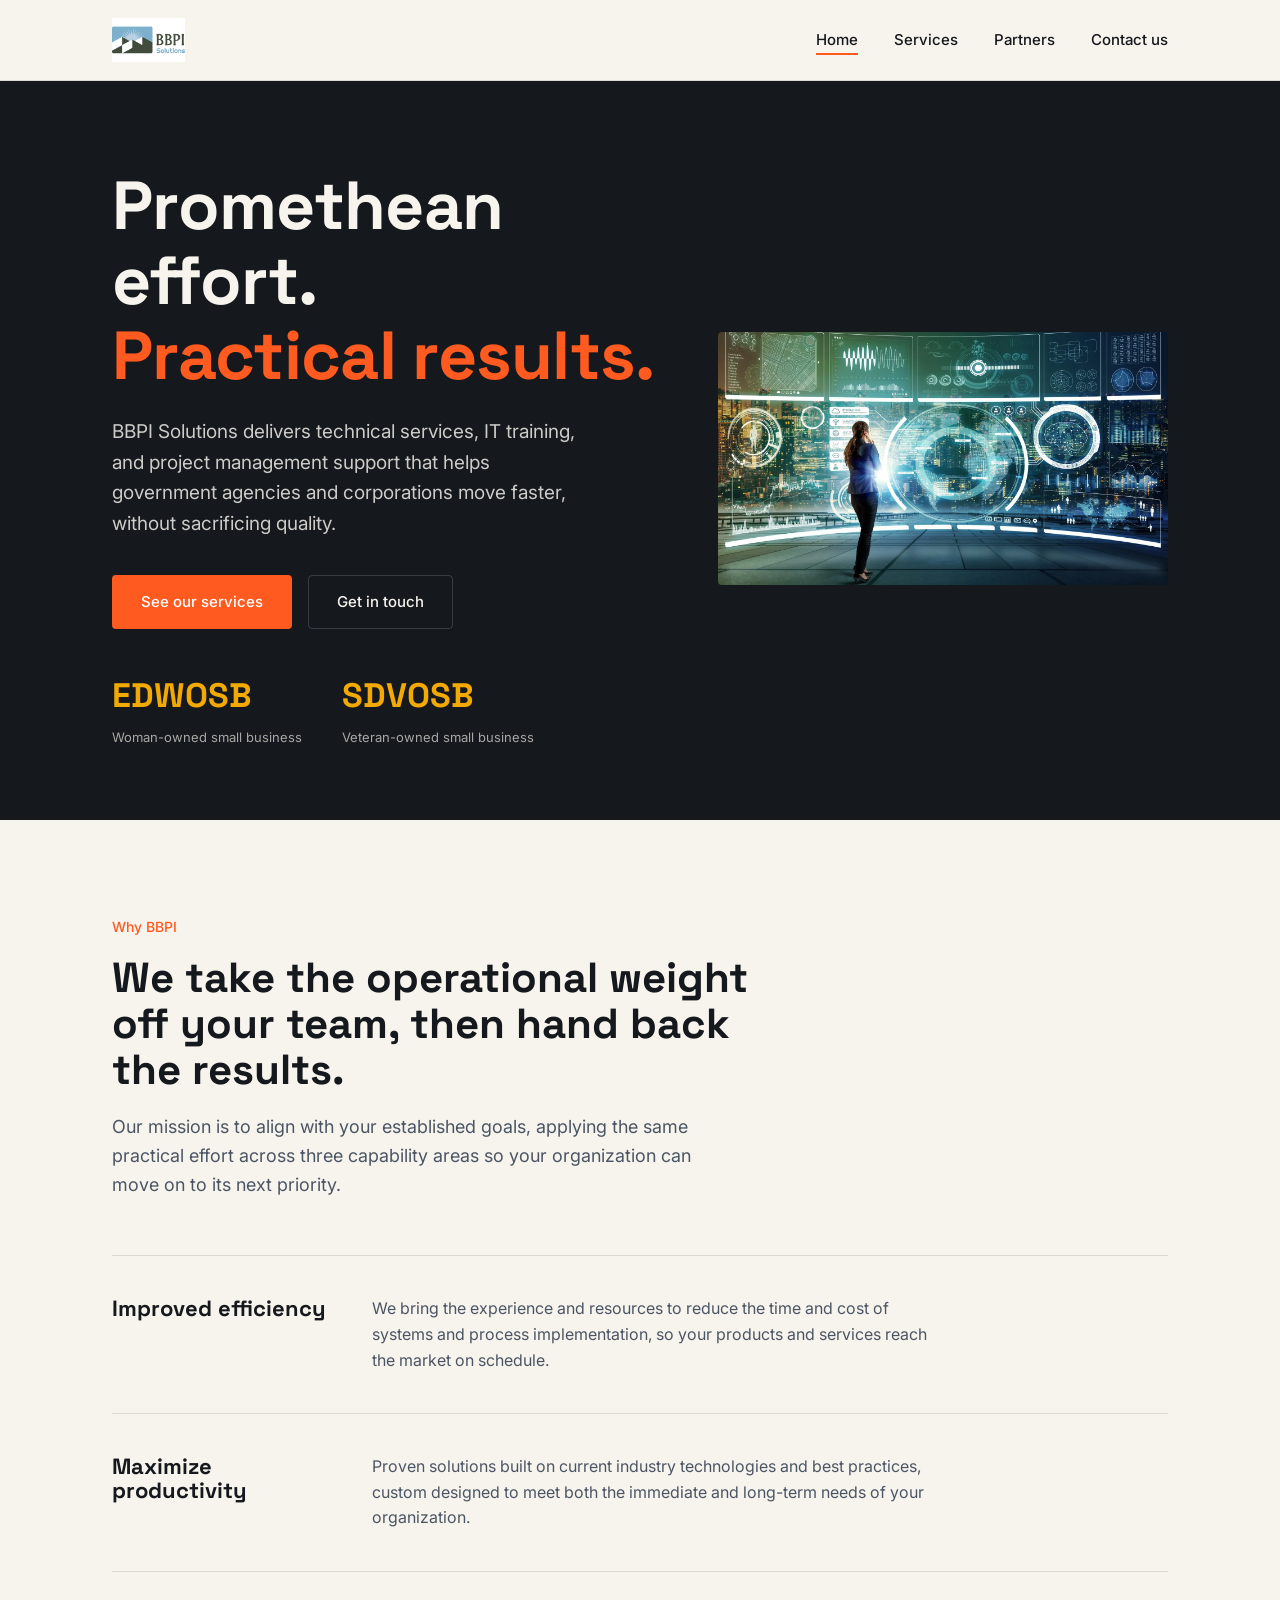
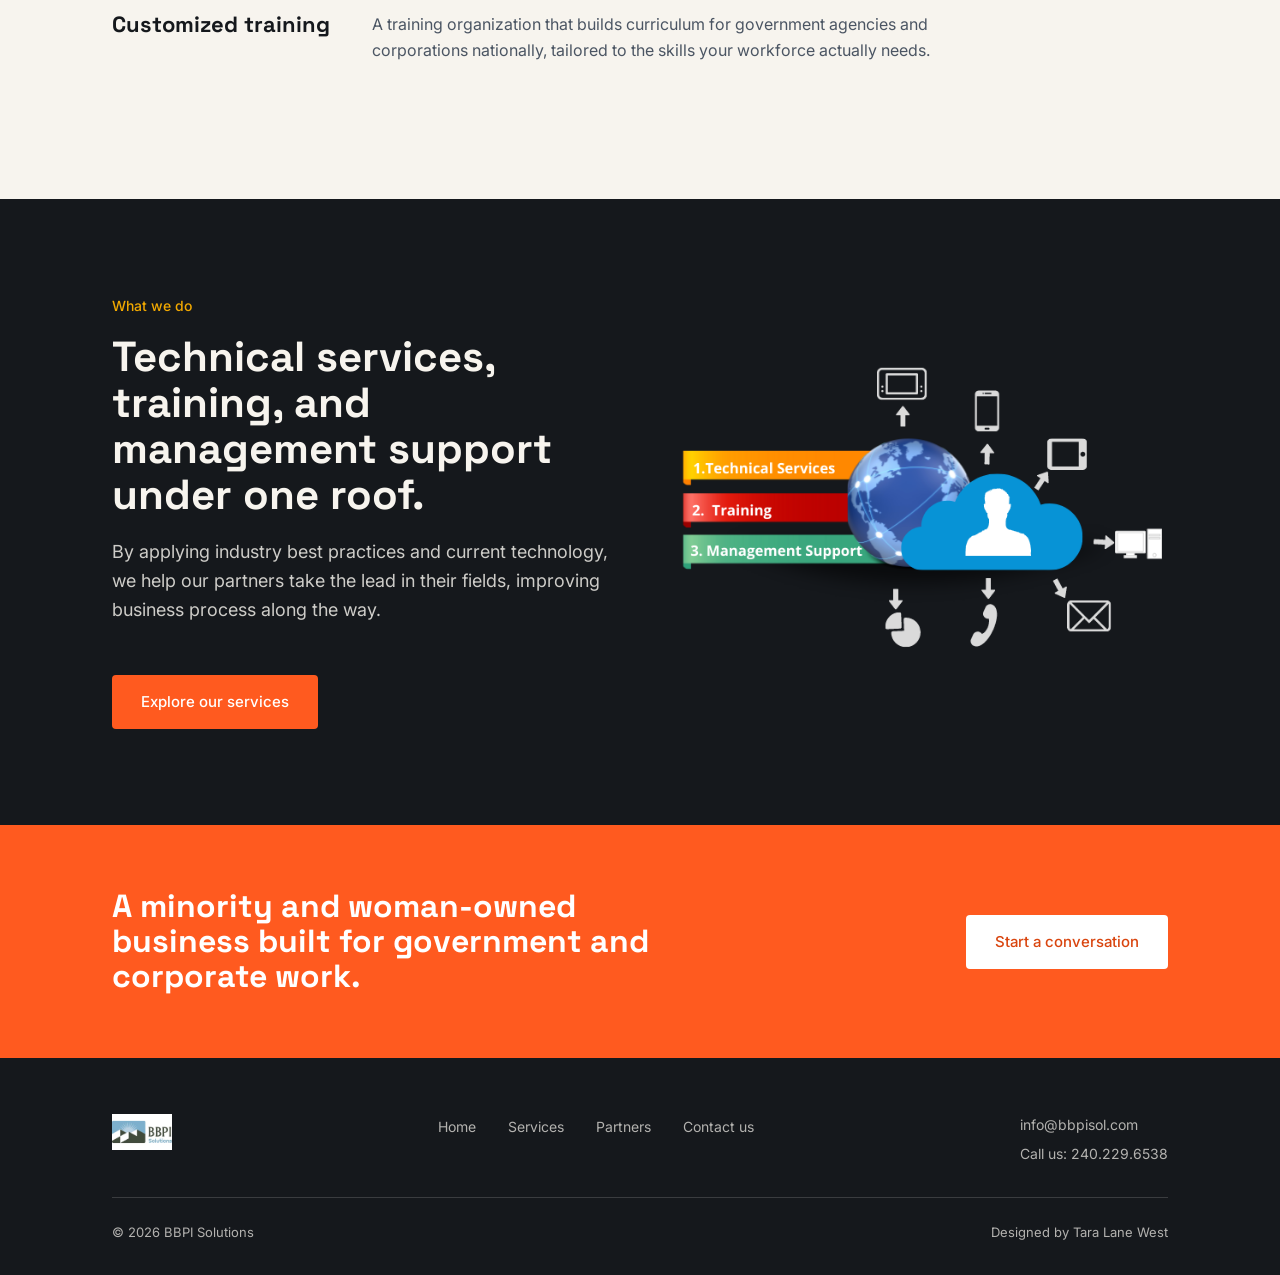
<file: index.html>
<!DOCTYPE html>
<html lang="en-US">
<head>
<meta charset="UTF-8">
<meta name="viewport" content="width=device-width, initial-scale=1">
<title>BBPI Solutions – Innovative Technical Services</title>
<meta name="description" content="BBPI Solutions delivers technical services, training, and management support to government agencies and corporations nationwide.">
<link rel="icon" href="assets/images/BBPI-LOGO.jpg" sizes="32x32">
<link rel="preconnect" href="https://fonts.googleapis.com">
<link rel="preconnect" href="https://fonts.gstatic.com" crossorigin>
<link href="https://fonts.googleapis.com/css2?family=Space+Grotesk:wght@500;700&family=Inter:wght@400;500&display=swap" rel="stylesheet">
<link rel="stylesheet" href="assets/css/modern.css">
</head>
<body>

<nav class="nav">
  <div class="nav-inner">
    <a href="index.html" class="nav-logo"><img src="assets/images/BBPI-LOGO.jpg" alt="BBPI Solutions"></a>
    <ul class="nav-links" id="navLinks">
      <li><a href="index.html" aria-current="page">Home</a></li>
      <li><a href="services.html">Services</a></li>
      <li><a href="partners.html">Partners</a></li>
      <li><a href="contact-us.html">Contact us</a></li>
    </ul>
    <button class="nav-toggle" id="navToggle" aria-label="Toggle menu"><span></span><span></span><span></span></button>
  </div>
</nav>

<header class="hero">
  <div class="wrap hero-grid">
    <div>
      <h1>Promethean effort.<br><span>Practical results.</span></h1>
      <p>BBPI Solutions delivers technical services, IT training, and project management support that helps government agencies and corporations move faster, without sacrificing quality.</p>
      <div style="margin-top:36px; display:flex; gap:16px; flex-wrap:wrap;">
        <a href="services.html" class="btn btn-ember">See our services</a>
        <a href="contact-us.html" class="btn btn-outline">Get in touch</a>
      </div>
      <div class="hero-stats">
        <div>
          <div class="hero-stat-num">EDWOSB</div>
          <div class="hero-stat-label">Woman-owned small business</div>
        </div>
        <div>
          <div class="hero-stat-num">SDVOSB</div>
          <div class="hero-stat-label">Veteran-owned small business</div>
        </div>
      </div>
    </div>
    <div class="hero-media">
      <img src="assets/images/BBPI-BANNER.webp" alt="BBPI Solutions team at work">
    </div>
  </div>
</header>

<section class="section">
  <div class="wrap">
    <div class="eyebrow">Why BBPI</div>
    <h2>We take the operational weight off your team, then hand back the results.</h2>
    <p class="section-lede">Our mission is to align with your established goals, applying the same practical effort across three capability areas so your organization can move on to its next priority.</p>

    <div class="capability-list">
      <div class="capability-row">
        <h3>Improved efficiency</h3>
        <p>We bring the experience and resources to reduce the time and cost of systems and process implementation, so your products and services reach the market on schedule.</p>
      </div>
      <div class="capability-row">
        <h3>Maximize productivity</h3>
        <p>Proven solutions built on current industry technologies and best practices, custom designed to meet both the immediate and long-term needs of your organization.</p>
      </div>
      <div class="capability-row">
        <h3>Customized training</h3>
        <p>A training organization that builds curriculum for government agencies and corporations nationally, tailored to the skills your workforce actually needs.</p>
      </div>
    </div>
  </div>
</section>

<section class="section section-ink">
  <div class="wrap" style="display:grid; grid-template-columns:1fr 1fr; gap:56px; align-items:center;">
    <div>
      <div class="eyebrow">What we do</div>
      <h2 style="color:var(--paper);">Technical services, training, and management support under one roof.</h2>
      <p class="section-lede">By applying industry best practices and current technology, we help our partners take the lead in their fields, improving business process along the way.</p>
      <a href="services.html" class="btn btn-ember" style="margin-top:32px;">Explore our services</a>
    </div>
    <img src="assets/images/BBPI-SERVICES-GRAPHIC-qawdj9uxlsdcezs5zfmzbr4rd0z1jshrcp67n53c6w.png" alt="BBPI Solutions services graphic" style="border-radius:4px;">
  </div>
</section>

<section class="section-ember" style="padding:64px 0;">
  <div class="wrap" style="display:flex; justify-content:space-between; align-items:center; flex-wrap:wrap; gap:24px;">
    <h2 style="color:var(--white); font-size:clamp(24px,3vw,32px); max-width:560px;">A minority and woman-owned business built for government and corporate work.</h2>
    <a href="contact-us.html" class="btn" style="background:var(--white); color:var(--ember-dark);">Start a conversation</a>
  </div>
</section>

<footer class="site-footer">
  <div class="wrap">
    <div class="footer-top">
      <div class="footer-logo">
        <img src="assets/images/BBPI-LOGO-2.jpg" alt="BBPI Solutions">
      </div>
      <ul class="footer-links">
        <li><a href="index.html">Home</a></li>
        <li><a href="services.html">Services</a></li>
        <li><a href="partners.html">Partners</a></li>
        <li><a href="contact-us.html">Contact us</a></li>
      </ul>
      <div class="footer-contact">
        <a href="mailto:info@bbpisol.com">info@bbpisol.com</a>
        <a href="tel:2402296538">Call us: 240.229.6538</a>
      </div>
    </div>
    <div class="footer-bottom">
      <span>© 2026 BBPI Solutions</span>
      <span>Designed by Tara Lane West</span>
    </div>
  </div>
</footer>

<script>
document.getElementById('navToggle').addEventListener('click', function () {
  document.getElementById('navLinks').classList.toggle('open');
});
</script>

</body>
</html>
</file>
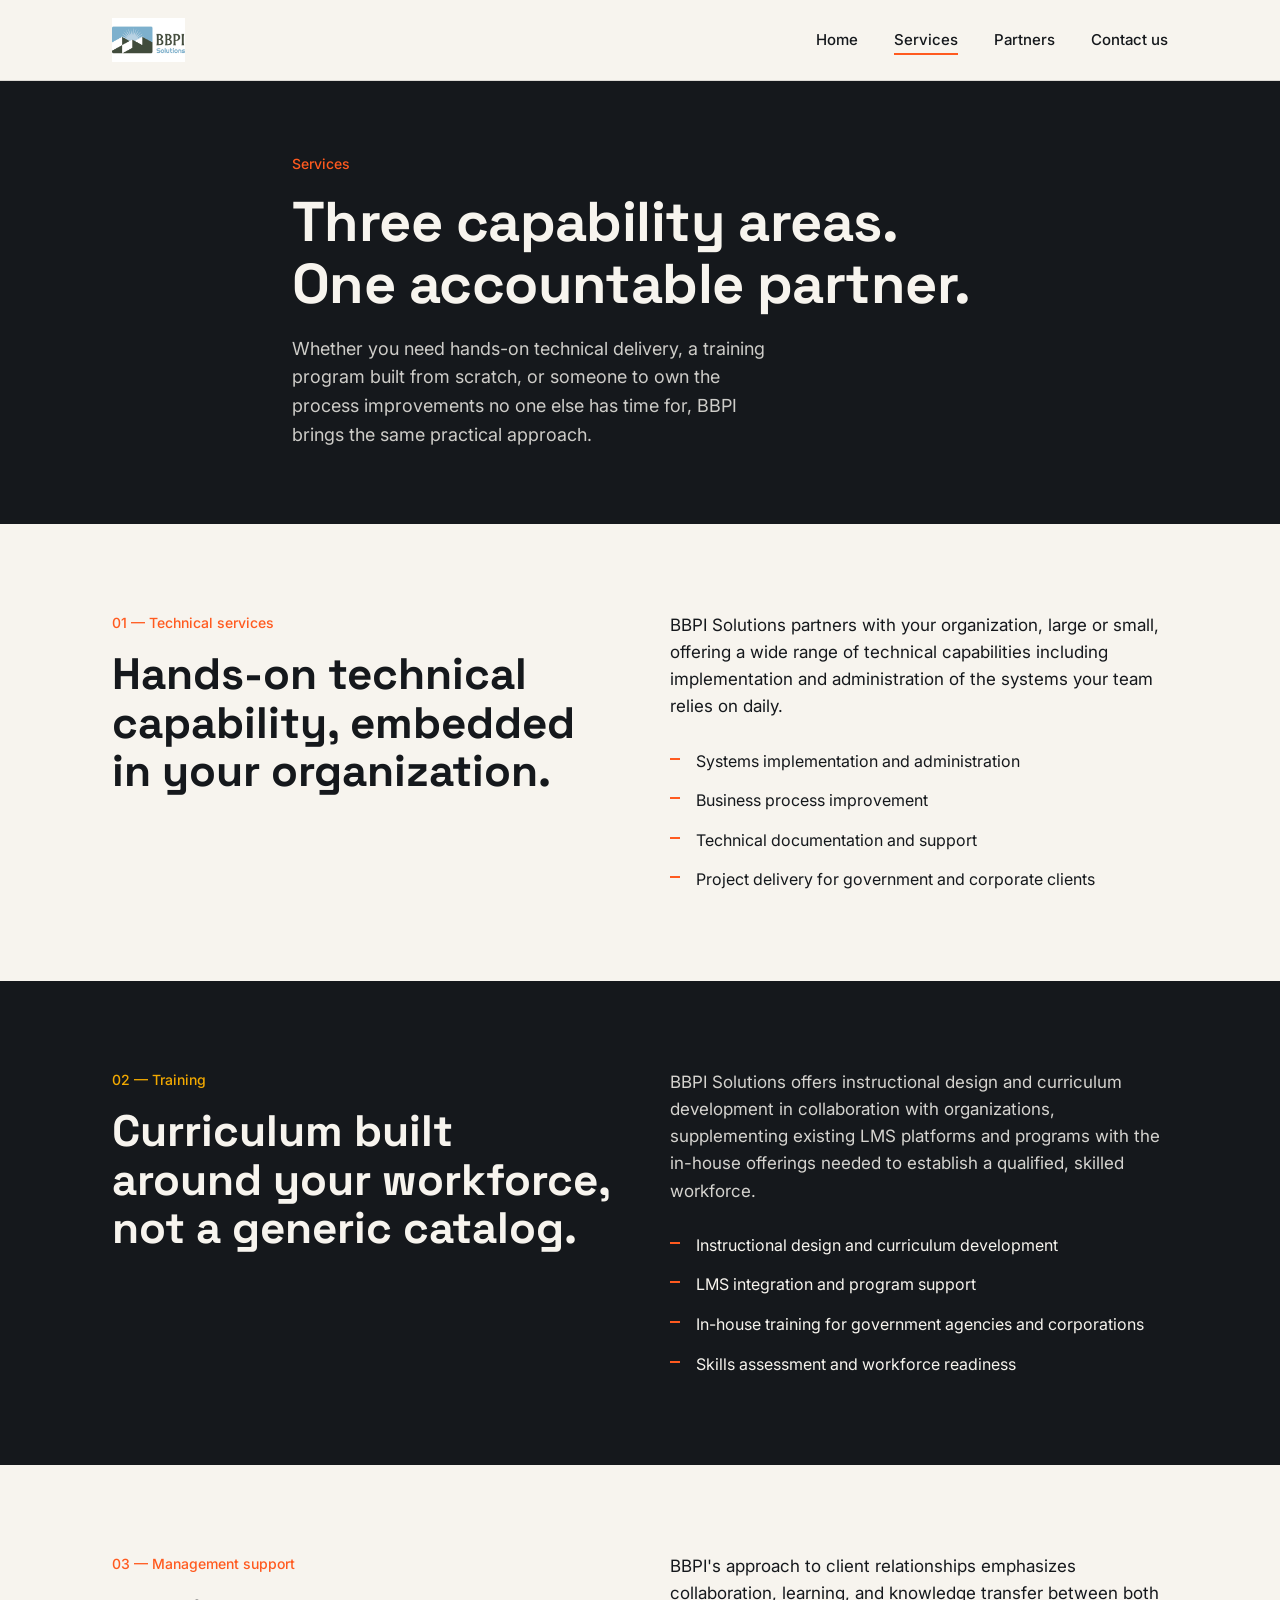
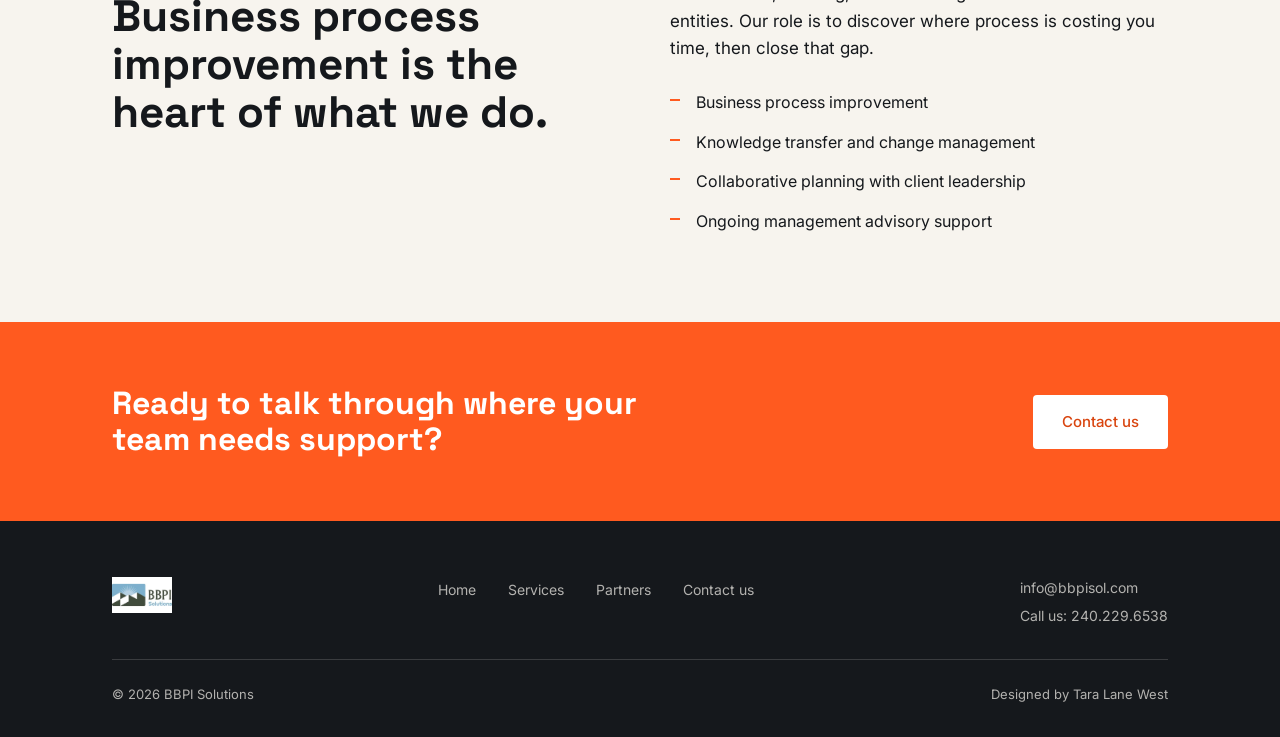
<file: services.html>
<!DOCTYPE html>
<html lang="en-US">
<head>
<meta charset="UTF-8">
<meta name="viewport" content="width=device-width, initial-scale=1">
<title>Services – BBPI Solutions</title>
<meta name="description" content="Technical services, training, and management support from BBPI Solutions.">
<link rel="icon" href="assets/images/BBPI-LOGO.jpg" sizes="32x32">
<link rel="preconnect" href="https://fonts.googleapis.com">
<link rel="preconnect" href="https://fonts.gstatic.com" crossorigin>
<link href="https://fonts.googleapis.com/css2?family=Space+Grotesk:wght@500;700&family=Inter:wght@400;500&display=swap" rel="stylesheet">
<link rel="stylesheet" href="assets/css/modern.css">
</head>
<body>

<nav class="nav">
  <div class="nav-inner">
    <a href="index.html" class="nav-logo"><img src="assets/images/BBPI-LOGO.jpg" alt="BBPI Solutions"></a>
    <ul class="nav-links" id="navLinks">
      <li><a href="index.html">Home</a></li>
      <li><a href="services.html" aria-current="page">Services</a></li>
      <li><a href="partners.html">Partners</a></li>
      <li><a href="contact-us.html">Contact us</a></li>
    </ul>
    <button class="nav-toggle" id="navToggle" aria-label="Toggle menu"><span></span><span></span><span></span></button>
  </div>
</nav>

<header class="hero" style="padding:72px 0 56px;">
  <div class="wrap" style="max-width:760px;">
    <div class="eyebrow">Services</div>
    <h1 style="font-size:clamp(36px,5vw,56px);">Three capability areas. One accountable partner.</h1>
    <p style="font-size:18px; color:rgba(247,244,238,0.82); margin-top:20px;">Whether you need hands-on technical delivery, a training program built from scratch, or someone to own the process improvements no one else has time for, BBPI brings the same practical approach.</p>
  </div>
</header>

<section class="capability-block" style="background:var(--paper);">
  <div class="capability-block-inner">
    <div>
      <div class="eyebrow">01 — Technical services</div>
      <h2>Hands-on technical capability, embedded in your organization.</h2>
    </div>
    <div class="capability-block-desc">
      <p>BBPI Solutions partners with your organization, large or small, offering a wide range of technical capabilities including implementation and administration of the systems your team relies on daily.</p>
      <ul>
        <li>Systems implementation and administration</li>
        <li>Business process improvement</li>
        <li>Technical documentation and support</li>
        <li>Project delivery for government and corporate clients</li>
      </ul>
    </div>
  </div>
</section>

<section class="capability-block section-ink">
  <div class="capability-block-inner">
    <div>
      <div class="eyebrow">02 — Training</div>
      <h2 style="color:var(--paper);">Curriculum built around your workforce, not a generic catalog.</h2>
    </div>
    <div class="capability-block-desc" style="color:rgba(247,244,238,0.85);">
      <p>BBPI Solutions offers instructional design and curriculum development in collaboration with organizations, supplementing existing LMS platforms and programs with the in-house offerings needed to establish a qualified, skilled workforce.</p>
      <ul style="color:var(--paper);">
        <li>Instructional design and curriculum development</li>
        <li>LMS integration and program support</li>
        <li>In-house training for government agencies and corporations</li>
        <li>Skills assessment and workforce readiness</li>
      </ul>
    </div>
  </div>
</section>

<section class="capability-block" style="background:var(--paper);">
  <div class="capability-block-inner">
    <div>
      <div class="eyebrow">03 — Management support</div>
      <h2>Business process improvement is the heart of what we do.</h2>
    </div>
    <div class="capability-block-desc">
      <p>BBPI's approach to client relationships emphasizes collaboration, learning, and knowledge transfer between both entities. Our role is to discover where process is costing you time, then close that gap.</p>
      <ul>
        <li>Business process improvement</li>
        <li>Knowledge transfer and change management</li>
        <li>Collaborative planning with client leadership</li>
        <li>Ongoing management advisory support</li>
      </ul>
    </div>
  </div>
</section>

<section class="section-ember" style="padding:64px 0;">
  <div class="wrap" style="display:flex; justify-content:space-between; align-items:center; flex-wrap:wrap; gap:24px;">
    <h2 style="color:var(--white); font-size:clamp(24px,3vw,32px); max-width:560px;">Ready to talk through where your team needs support?</h2>
    <a href="contact-us.html" class="btn" style="background:var(--white); color:var(--ember-dark);">Contact us</a>
  </div>
</section>

<footer class="site-footer">
  <div class="wrap">
    <div class="footer-top">
      <div class="footer-logo">
        <img src="assets/images/BBPI-LOGO-2.jpg" alt="BBPI Solutions">
      </div>
      <ul class="footer-links">
        <li><a href="index.html">Home</a></li>
        <li><a href="services.html">Services</a></li>
        <li><a href="partners.html">Partners</a></li>
        <li><a href="contact-us.html">Contact us</a></li>
      </ul>
      <div class="footer-contact">
        <a href="mailto:info@bbpisol.com">info@bbpisol.com</a>
        <a href="tel:2402296538">Call us: 240.229.6538</a>
      </div>
    </div>
    <div class="footer-bottom">
      <span>© 2026 BBPI Solutions</span>
      <span>Designed by Tara Lane West</span>
    </div>
  </div>
</footer>

<script>
document.getElementById('navToggle').addEventListener('click', function () {
  document.getElementById('navLinks').classList.toggle('open');
});
</script>

</body>
</html>
</file>
<file: assets/css/modern.css>
/* BBPI Solutions — modern redesign design system */

:root {
  --ink: #15181C;
  --ember: #FF5A1F;
  --ember-dark: #D9450F;
  --amber: #F2A900;
  --paper: #F7F4EE;
  --slate: #4B5563;
  --white: #FFFFFF;
  --line: rgba(21, 24, 28, 0.12);
  --line-on-ink: rgba(247, 244, 238, 0.16);
}

* { box-sizing: border-box; }

html { scroll-behavior: smooth; }

body {
  margin: 0;
  font-family: 'Inter', -apple-system, BlinkMacSystemFont, 'Segoe UI', sans-serif;
  color: var(--ink);
  background: var(--paper);
  line-height: 1.6;
  -webkit-font-smoothing: antialiased;
}

h1, h2, h3, h4 {
  font-family: 'Space Grotesk', 'Inter', sans-serif;
  font-weight: 700;
  line-height: 1.1;
  margin: 0;
}

a { color: inherit; text-decoration: none; }

img { max-width: 100%; display: block; }

.wrap {
  max-width: 1120px;
  margin: 0 auto;
  padding: 0 32px;
}

/* ---------- Nav ---------- */

.nav {
  background: var(--paper);
  border-bottom: 1px solid var(--line);
  position: sticky;
  top: 0;
  z-index: 50;
}

.nav-inner {
  max-width: 1120px;
  margin: 0 auto;
  padding: 18px 32px;
  display: flex;
  align-items: center;
  justify-content: space-between;
}

.nav-logo img { height: 44px; width: auto; }

.nav-links {
  display: flex;
  gap: 36px;
  list-style: none;
  margin: 0;
  padding: 0;
}

.nav-links a {
  font-size: 15px;
  font-weight: 500;
  color: var(--ink);
  padding-bottom: 4px;
  border-bottom: 2px solid transparent;
}

.nav-links a:hover,
.nav-links a[aria-current="page"] {
  border-bottom: 2px solid var(--ember);
}

.nav-toggle {
  display: none;
  background: none;
  border: none;
  cursor: pointer;
  padding: 8px;
}
.nav-toggle span {
  display: block;
  width: 24px;
  height: 2px;
  background: var(--ink);
  margin: 5px 0;
}

@media (max-width: 760px) {
  .nav-links { display: none; }
  .nav-toggle { display: block; }
  .nav-links.open {
    display: flex;
    flex-direction: column;
    position: absolute;
    top: 78px;
    left: 0;
    right: 0;
    background: var(--paper);
    border-bottom: 1px solid var(--line);
    padding: 20px 32px;
    gap: 18px;
  }
}

/* ---------- Section blocks ---------- */

.section {
  padding: 96px 0;
}

.section-ink {
  background: var(--ink);
  color: var(--paper);
}

.section-ember {
  background: var(--ember);
  color: var(--white);
}

.eyebrow {
  font-size: 14px;
  font-weight: 500;
  color: var(--ember);
  margin-bottom: 16px;
}

.section-ink .eyebrow,
.section-ember .eyebrow {
  color: var(--amber);
}

.section h2 {
  font-size: clamp(28px, 4vw, 42px);
  max-width: 640px;
}

.section-lede {
  font-size: 18px;
  color: var(--slate);
  max-width: 620px;
  margin-top: 20px;
}

.section-ink .section-lede,
.section-ember .section-lede {
  color: rgba(247, 244, 238, 0.82);
}

/* ---------- Hero ---------- */

.hero {
  background: var(--ink);
  color: var(--paper);
  padding: 88px 0 72px;
}

.hero-grid {
  display: grid;
  grid-template-columns: 1.1fr 0.9fr;
  gap: 56px;
  align-items: center;
}

@media (max-width: 860px) {
  .hero-grid { grid-template-columns: 1fr; }
}

.hero h1 {
  font-size: clamp(40px, 6vw, 68px);
  letter-spacing: -0.01em;
}

.hero h1 span {
  color: var(--ember);
}

.hero p {
  font-size: 19px;
  color: rgba(247, 244, 238, 0.82);
  max-width: 480px;
  margin-top: 24px;
}

.hero-stats {
  display: flex;
  gap: 40px;
  margin-top: 40px;
}

.hero-stat-num {
  font-family: 'Space Grotesk', sans-serif;
  font-size: 34px;
  font-weight: 700;
  color: var(--amber);
}

.hero-stat-label {
  font-size: 13px;
  color: rgba(247, 244, 238, 0.65);
  margin-top: 4px;
}

.hero-media {
  border-radius: 4px;
  overflow: hidden;
}

.hero-media img { width: 100%; height: 100%; object-fit: cover; }

/* ---------- Buttons ---------- */

.btn {
  display: inline-flex;
  align-items: center;
  gap: 8px;
  padding: 14px 28px;
  font-weight: 500;
  font-size: 15px;
  border-radius: 4px;
  border: 1px solid transparent;
  cursor: pointer;
}

.btn-ember {
  background: var(--ember);
  color: var(--white);
}
.btn-ember:hover { background: var(--ember-dark); }

.btn-outline {
  border-color: var(--line-on-ink);
  color: var(--paper);
}
.btn-outline:hover { border-color: var(--paper); }

.btn-outline-dark {
  border-color: var(--line);
  color: var(--ink);
}
.btn-outline-dark:hover { border-color: var(--ink); }

/* ---------- Why us / capability rows ---------- */

.capability-list {
  margin-top: 56px;
  display: flex;
  flex-direction: column;
}

.capability-row {
  display: grid;
  grid-template-columns: 220px 1fr;
  gap: 40px;
  padding: 40px 0;
  border-top: 1px solid var(--line);
}

.section-ink .capability-row { border-top: 1px solid var(--line-on-ink); }

@media (max-width: 700px) {
  .capability-row { grid-template-columns: 1fr; gap: 12px; }
}

.capability-row h3 {
  font-size: 22px;
}

.capability-row p {
  font-size: 16px;
  color: var(--slate);
  max-width: 560px;
  margin: 0;
}

.section-ink .capability-row p,
.section-ember .capability-row p {
  color: rgba(247, 244, 238, 0.78);
}

/* ---------- Full-bleed capability block (services page) ---------- */

.capability-block {
  padding: 88px 0;
}

.capability-block-inner {
  max-width: 1120px;
  margin: 0 auto;
  padding: 0 32px;
  display: grid;
  grid-template-columns: 1fr 1fr;
  gap: 60px;
  align-items: start;
}

@media (max-width: 860px) {
  .capability-block-inner { grid-template-columns: 1fr; }
}

.capability-block h2 {
  font-size: clamp(30px, 4vw, 44px);
}

.capability-block ul {
  margin: 28px 0 0;
  padding: 0;
  list-style: none;
  display: grid;
  gap: 14px;
}

.capability-block li {
  padding-left: 26px;
  position: relative;
  font-size: 16px;
}

.capability-block li::before {
  content: '';
  position: absolute;
  left: 0;
  top: 9px;
  width: 10px;
  height: 2px;
  background: var(--ember);
}

.capability-block-desc {
  font-size: 17px;
}

.capability-block-desc p { margin: 0 0 16px; }

/* ---------- Partners grid ---------- */

.partners-grid {
  margin-top: 56px;
  display: grid;
  grid-template-columns: repeat(auto-fit, minmax(200px, 1fr));
  gap: 1px;
  background: var(--line);
  border: 1px solid var(--line);
}

.partner-card {
  background: var(--paper);
  padding: 32px 24px;
  min-height: 140px;
  display: flex;
  align-items: center;
  justify-content: center;
  transition: background 0.15s ease;
}

.partner-card:hover { background: var(--white); }

.partner-card img {
  max-height: 64px;
  max-width: 100%;
  object-fit: contain;
}

.partner-card-name {
  font-weight: 500;
  font-size: 15px;
  text-align: center;
  color: var(--ink);
}

/* ---------- Footer ---------- */

.site-footer {
  background: var(--ink);
  color: rgba(247, 244, 238, 0.7);
  padding: 56px 0 32px;
}

.footer-top {
  display: flex;
  justify-content: space-between;
  flex-wrap: wrap;
  gap: 32px;
  padding-bottom: 32px;
  border-bottom: 1px solid var(--line-on-ink);
}

.footer-logo img { height: 36px; margin-bottom: 12px; }

.footer-links {
  display: flex;
  gap: 32px;
  list-style: none;
  padding: 0;
  margin: 0;
}

.footer-links a { font-size: 14px; }
.footer-links a:hover { color: var(--amber); }

.footer-contact {
  font-size: 14px;
  display: flex;
  flex-direction: column;
  gap: 6px;
}

.footer-bottom {
  padding-top: 24px;
  font-size: 13px;
  display: flex;
  justify-content: space-between;
  flex-wrap: wrap;
  gap: 12px;
}
</file>
